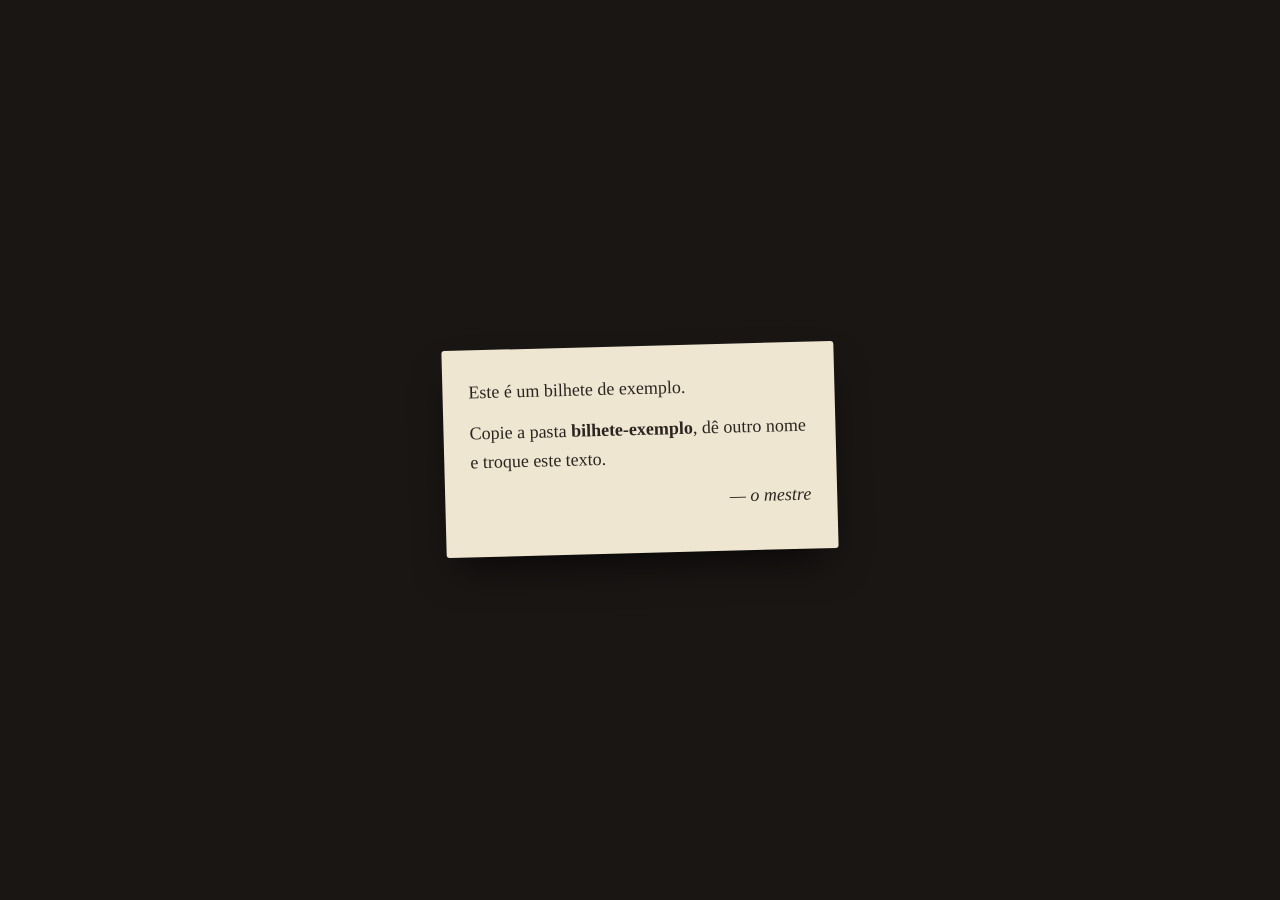
<file: conteudos/bilhete-exemplo/index.html>
<!DOCTYPE html>
<html lang="pt-BR"><head><meta charset="utf-8">
<meta name="viewport" content="width=device-width, initial-scale=1">
<title>Bilhete</title>
<style>
  html,body{margin:0;height:100%;background:#1a1614}
  body{display:grid;place-items:center;padding:24px;box-sizing:border-box;font-family:Georgia,"Times New Roman",serif}
  .papel{background:#efe6d2;color:#2b2520;max-width:340px;width:100%;padding:28px 26px;border-radius:3px;
    box-shadow:0 20px 40px -12px rgba(0,0,0,.7);transform:rotate(-1.5deg);line-height:1.6;font-size:18px}
  .papel p{margin:0 0 12px}
  .assinatura{text-align:right;font-style:italic}
</style></head>
<body>
  <!-- EXEMPLO: copie esta pasta, renomeie e troque o texto -->
  <div class="papel">
    <p>Este é um bilhete de exemplo.</p>
    <p>Copie a pasta <b>bilhete-exemplo</b>, dê outro nome e troque este texto.</p>
    <p class="assinatura">— o mestre</p>
  </div>
</body></html>
</file>
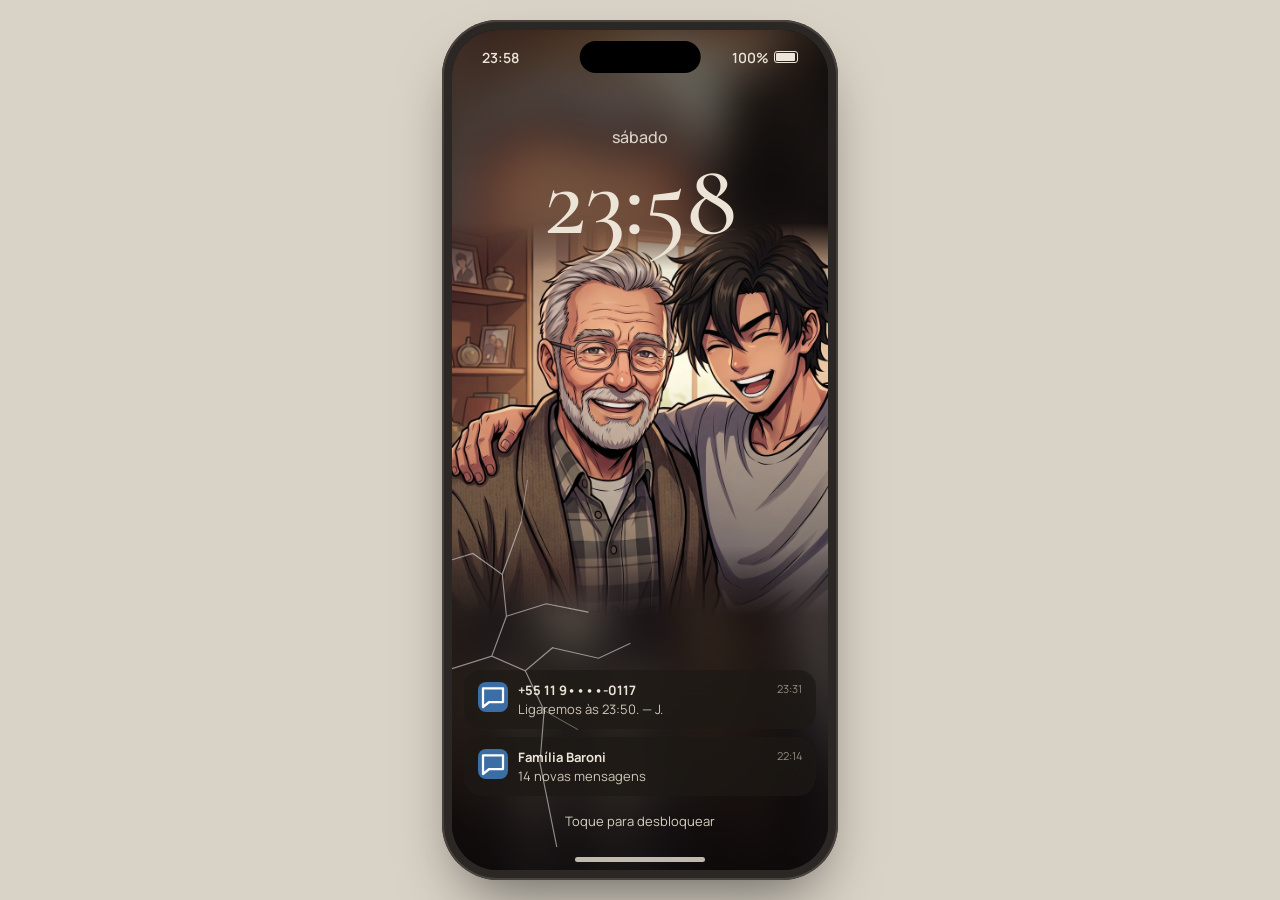
<file: celular.html>
<!DOCTYPE html>
<html lang="pt-BR">
<head>
<meta charset="utf-8">
<meta name="viewport" content="width=device-width, initial-scale=1, viewport-fit=cover">
<title>Celular de Igor Baroni</title>
<link rel="preconnect" href="https://fonts.googleapis.com">
<link rel="preconnect" href="https://fonts.gstatic.com" crossorigin>
<link href="https://fonts.googleapis.com/css2?family=Manrope:wght@400;500;600;700&family=Cormorant+Garamond:ital,wght@0,500;0,600;1,500&display=swap" rel="stylesheet">
<style>
:root{
  --page:#d9d2c6; --page-ink:#3a332c; --page-soft:#6d645a;
  --screen:#000; --panel:#1b1714; --panel-2:#26211c; --line:#35302a;
  --bone:#ece4d6; --ash:#968c80; --brass:#c9a45c; --blood:#c0392b; --bubble-me:#3b5b7a;
  --ui:"Manrope", system-ui, -apple-system, "Segoe UI", sans-serif;
  --serif:"Cormorant Garamond", Georgia, "Times New Roman", serif;
  box-sizing:border-box;
  padding-top:env(safe-area-inset-top,0px); padding-bottom:env(safe-area-inset-bottom,0px);
}
@media (prefers-color-scheme: dark){ :root:not([data-theme="light"]){ --page:#1e1a17; --page-ink:#d8cfc2; --page-soft:#8f857a; } }
:root[data-theme="dark"]{ --page:#1e1a17; --page-ink:#d8cfc2; --page-soft:#8f857a; }
*,*::before,*::after{box-sizing:inherit}
html{scroll-padding-top:env(safe-area-inset-top,0px)}
html,body{height:100%;margin:0}
body{background:var(--page);color:var(--page-ink);font-family:var(--ui);display:flex;flex-direction:column;align-items:center;justify-content:center;gap:14px;overflow:hidden}
button{font:inherit;color:inherit;background:none;border:0;cursor:pointer;padding:0}
button:focus-visible{outline:2px solid var(--brass);outline-offset:2px;border-radius:6px}

.phone{height:min(940px,calc(100% - 40px));aspect-ratio:9/19.5;width:auto;max-width:100vw;border-radius:56px;padding:10px;background:#2b2724;box-shadow:0 0 0 2px #4a433d inset,0 30px 60px -20px rgba(0,0,0,.55);flex-shrink:0}
.screen{position:relative;width:100%;height:100%;border-radius:46px;overflow:hidden;overflow:clip;background:var(--screen);color:var(--bone)}
@media (max-width:480px){ body{gap:0} .phone{width:100%;height:100%;aspect-ratio:auto;border-radius:0;padding:0;box-shadow:none} .screen{border-radius:0} .phone{height:calc(100% - 40px)} .tools{height:40px} }

.island{position:absolute;top:11px;left:50%;transform:translateX(-50%);width:32%;max-width:122px;height:32px;border-radius:20px;background:#000;z-index:22;pointer-events:none}
.status{position:absolute;top:0;left:0;right:0;height:54px;display:flex;align-items:center;justify-content:space-between;padding:0 30px;font-size:14px;font-weight:600;z-index:20;pointer-events:none}
.status .batt{display:flex;align-items:center;gap:5px;color:var(--bone)}
.batt-icon{width:24px;height:12px;border:1.5px solid currentColor;border-radius:3px;position:relative}
.batt-icon i{position:absolute;left:1px;top:1px;bottom:1px;border-radius:1px;background:currentColor}
.crack{position:absolute;inset:0;pointer-events:none;z-index:30;opacity:.5}
.homebar{position:absolute;bottom:8px;left:50%;transform:translateX(-50%);width:130px;height:5px;border-radius:3px;background:rgba(236,228,214,.8);z-index:25}
.homebar-hit{position:absolute;bottom:0;left:50%;transform:translateX(-50%);width:200px;height:26px;z-index:26}

.view{position:absolute;inset:0;display:flex;flex-direction:column}
.fade{animation:fade .22s ease-out}
@keyframes fade{from{opacity:0;transform:scale(.985)}to{opacity:1;transform:none}}
@media (prefers-reduced-motion:reduce){.fade{animation:none}.shake{animation:none!important}}

/* lock */
.wall{position:absolute;inset:0;background-size:cover;background-position:center}
.wall.default{background:radial-gradient(120% 80% at 50% 30%,#7a5f3f 0%,#4a3826 45%,#1c140d 100%)}
.wall .blur{position:absolute;inset:-30px;background-size:cover;background-position:center;filter:blur(22px) brightness(.55) saturate(1.1)}
.wall .fg{position:absolute;left:0;top:23%;width:100%;height:auto;-webkit-mask-image:linear-gradient(180deg,transparent 0,#000 12%,#000 82%,transparent 100%);mask-image:linear-gradient(180deg,transparent 0,#000 12%,#000 82%,transparent 100%)}
.wall svg{position:absolute;left:50%;top:52%;transform:translate(-50%,-50%);width:62%;opacity:.55;mix-blend-mode:multiply}
.wall::after{content:"";position:absolute;inset:0;background:linear-gradient(180deg,rgba(0,0,0,.25),rgba(0,0,0,0) 40%,rgba(0,0,0,.55));}
.lock-top{position:relative;z-index:2;text-align:center;padding-top:96px}
.lock-date{font-size:16px;font-weight:500;opacity:.9}
.lock-time{font-family:var(--serif);font-size:104px;line-height:1;font-weight:500;letter-spacing:-.01em}
.notifs{position:relative;z-index:2;margin-top:auto;padding:0 12px 12px;display:flex;flex-direction:column;gap:8px}
.notif{background:rgba(30,26,22,.72);backdrop-filter:blur(14px);-webkit-backdrop-filter:blur(14px);border-radius:18px;padding:11px 14px;display:flex;gap:10px;align-items:flex-start;text-align:left}
.notif .ic{width:30px;height:30px;border-radius:8px;flex-shrink:0;display:grid;place-items:center}
.notif b{font-size:13px;display:block}
.notif span{font-size:13px;color:#cfc6b8;display:block;margin-top:1px}
.notif small{margin-left:auto;font-size:11px;color:var(--ash);white-space:nowrap}
.unlock-hint{position:relative;z-index:2;text-align:center;font-size:13px;color:#d8cfc2;padding:4px 0 40px}

/* pin */
.pin{background:rgba(10,8,7,.82);backdrop-filter:blur(20px);-webkit-backdrop-filter:blur(20px);align-items:center;padding-top:120px}
.pin h2{font-size:17px;font-weight:600;margin:0 0 18px}
.dots{display:flex;gap:18px;margin-bottom:12px}
.dots i{width:13px;height:13px;border-radius:50%;border:1.5px solid var(--bone)}
.dots i.on{background:var(--bone)}
.shake{animation:shake .4s}
@keyframes shake{20%,60%{transform:translateX(-10px)}40%,80%{transform:translateX(10px)}}
.pin-msg{height:40px;font-size:13px;color:var(--ash);text-align:center;padding:0 30px}
.keys{display:grid;grid-template-columns:repeat(3,76px);gap:14px 22px;margin-top:6px}
.key{width:76px;height:76px;border-radius:50%;background:rgba(236,228,214,.14);font-size:30px;font-weight:500;display:flex;flex-direction:column;align-items:center;justify-content:center}
.key small{font-size:9px;letter-spacing:.14em;font-weight:600;opacity:.8;margin-top:-2px}
.key:active{background:rgba(236,228,214,.35)}
.pin-cancel{margin-top:22px;font-size:15px}

/* home */
.home{background:radial-gradient(140% 90% at 20% 0%,#3a2c20 0%,#15110e 60%,#000 100%)}
.homewall{position:absolute;inset:-12px;background-size:cover;background-position:62% 30%;filter:brightness(.5) blur(2px)}
.home .grid{position:relative;z-index:1}
.home .app{text-shadow:0 1px 4px rgba(0,0,0,.9)}
.grid{display:grid;grid-template-columns:repeat(3,1fr);gap:28px 10px;padding:92px 22px 0}
.app{display:flex;flex-direction:column;align-items:center;gap:6px;font-size:12px;font-weight:500;position:relative}
.app .icon{width:62px;height:62px;border-radius:16px;display:grid;place-items:center;box-shadow:0 6px 14px -8px rgba(0,0,0,.8)}
.app .icon svg{width:30px;height:30px}
.badge{position:absolute;top:-6px;right:calc(50% - 40px);min-width:22px;height:22px;border-radius:11px;background:var(--blood);font-size:12px;font-weight:700;display:grid;place-items:center;padding:0 6px}

/* app shell */
.appv{background:#000}
.bar{padding:58px 12px 10px;display:flex;align-items:center;gap:6px;border-bottom:1px solid var(--line);background:#0c0a09}
.bar .back{display:flex;align-items:center;gap:2px;color:var(--brass);font-size:16px;padding:4px}
.bar h1{font-size:17px;font-weight:700;margin:0;flex:1;text-align:center;padding-right:60px;white-space:nowrap;overflow:hidden;text-overflow:ellipsis}
.bar h1 small{display:block;font-size:11px;font-weight:500;color:var(--ash)}
.body{flex:1;overflow-y:auto;overflow-x:hidden;padding-bottom:30px}
.list button{display:flex;width:100%;gap:12px;align-items:center;padding:12px 16px;border-bottom:1px solid var(--line);text-align:left}
.avatar{width:46px;height:46px;border-radius:50%;flex-shrink:0;display:grid;place-items:center;font-weight:700;font-size:17px}
.row-main{flex:1;min-width:0}
.row-main b{display:flex;justify-content:space-between;gap:8px;font-size:15px}
.row-main b small{font-weight:500;color:var(--ash);font-size:12px;white-space:nowrap}
.row-main span{display:block;color:var(--ash);font-size:14px;white-space:nowrap;overflow:hidden;text-overflow:ellipsis;margin-top:2px}
.dot-unread{width:10px;height:10px;border-radius:50%;background:var(--brass);flex-shrink:0}
.miss{color:#ff6b5e!important}

/* chat */
.chat{padding:14px 12px;display:flex;flex-direction:column;gap:6px}
.stamp{text-align:center;font-size:11px;color:var(--ash);margin:10px 0 4px}
.msg{max-width:78%;padding:8px 12px;border-radius:18px;font-size:15px;line-height:1.35;background:var(--panel-2);align-self:flex-start;overflow-wrap:anywhere}
.msg .who{display:block;font-size:11px;font-weight:700;color:var(--brass);margin-bottom:2px}
.msg-img{display:block;width:100%;max-width:230px;border-radius:12px;margin:2px 0 6px}
.msg.has-img{padding:5px 5px 8px}
.cap-txt{display:block;padding:0 7px}
.msg.has-img .who{margin:3px 7px 4px}
.msg.me{align-self:flex-end;background:var(--bubble-me)}
.msg-meta{align-self:flex-end;font-size:11px;color:#ff6b5e;margin:-2px 4px 4px}
.draft{border-top:1px solid var(--line);padding:10px 12px 26px;background:#0c0a09}
.draft label{font-size:11px;color:var(--ash);display:block;margin:0 0 5px 6px}
.draft div{background:var(--panel-2);border-radius:18px;padding:9px 14px;font-size:15px;line-height:1.35;color:#d6cdbf}
.draft div::after{content:"";display:inline-block;width:2px;height:17px;background:var(--brass);vertical-align:-3px;margin-left:1px;animation:blink 1s steps(1) infinite}
@keyframes blink{50%{opacity:0}}

/* gallery */
.gal{display:grid;grid-template-columns:repeat(3,1fr);gap:2px}
.thumb{aspect-ratio:1;position:relative;overflow:hidden;background:#222}
.ph{position:absolute;inset:0;background-size:cover;background-position:center}
.ph.empty{display:flex;align-items:flex-end;padding:8px;font-size:10px;line-height:1.25;color:rgba(236,228,214,.8);font-style:italic;text-align:left}
.thumb .fav{position:absolute;top:5px;right:7px;font-size:13px;color:#fff;text-shadow:0 1px 3px #000}
.viewer{background:#000}
.vthumb{width:100%;height:100%;object-fit:cover;display:block;pointer-events:none}
.vbadge{position:absolute;left:6px;bottom:5px;font-size:11px;font-weight:700;color:#fff;background:rgba(0,0,0,.55);padding:2px 6px;border-radius:6px}
.vplayer{position:absolute;inset:0;width:100%;height:100%;object-fit:contain;background:#000}
.viewer .imgbox{position:relative;height:56%;flex-shrink:0;background:#111}
.viewer .imgbox .ph:not(.empty){background-size:contain;background-repeat:no-repeat;background-color:#000}
.viewer .imgbox .ph.empty{align-items:center;justify-content:center;padding:28px;font-size:15px;text-align:center;line-height:1.45}
.info{padding:16px 18px;font-size:14px;line-height:1.5;color:#d6cdbf}
.info .cap{font-family:var(--serif);font-style:italic;font-size:22px;color:var(--bone);line-height:1.25;margin-bottom:8px}
.info .meta{font-size:12px;color:var(--ash);margin-bottom:10px}

/* notes */
.note{padding:18px 22px 40px;font-family:var(--serif);font-size:20px;line-height:1.55;color:#e7ddcc}
.note h2{font-size:28px;line-height:1.15;margin:0 0 4px;font-weight:600}
.note .meta{font-family:var(--ui);font-size:12px;color:var(--ash);margin-bottom:16px}
.note p{margin:0 0 14px}

/* recorder */
.rec{padding:14px 16px}
.rec-item{background:var(--panel);border-radius:16px;padding:14px;margin-bottom:12px}
.rec-item b{font-size:15px;display:block}
.rec-item small{color:var(--ash);font-size:12px}
.wave{display:flex;align-items:center;gap:2px;height:40px;margin:12px 0}
.wave i{flex:1;background:#4d453d;border-radius:2px}
.wave i.done{background:var(--brass)}
.play{display:flex;align-items:center;gap:10px;font-size:14px;font-weight:600;color:var(--brass)}
.play span{width:38px;height:38px;border-radius:50%;background:var(--brass);color:#000;display:grid;place-items:center}
.transcript{margin-top:12px;font-family:var(--serif);font-size:19px;line-height:1.45;font-style:italic;color:var(--bone);min-height:10px}
.transcript .sfx{font-family:var(--ui);font-style:normal;font-size:12px;color:var(--ash);display:block;margin:4px 0}

/* browser */
.url{margin:0 12px;flex:1;background:var(--panel-2);border-radius:10px;padding:7px 12px;font-size:13px;color:var(--ash);text-align:center;white-space:nowrap;overflow:hidden;text-overflow:ellipsis}
.site{background:#f3eee6;color:#2b2520;min-height:100%;padding:18px 18px 40px;font-family:var(--serif)}
.site .brand{font-size:24px;font-weight:600;border-bottom:1px solid #b9ad9c;padding-bottom:8px;margin-bottom:14px}
.site .lot{font-family:var(--ui);font-size:12px;color:#7b6f60}
.site h2{font-size:26px;line-height:1.15;margin:4px 0 12px}
.site .img{height:170px;background:linear-gradient(160deg,#5a5048,#2d2622);border-radius:4px;display:grid;place-items:center;color:#d8cfc2;font-family:var(--ui);font-size:12px;font-style:italic;margin-bottom:14px}
.site dl{font-family:var(--ui);font-size:14px;display:grid;grid-template-columns:auto 1fr;gap:6px 12px;margin:0 0 14px}
.site dt{color:#7b6f60}
.site dd{margin:0;font-weight:600}
.site .warn{font-family:var(--ui);font-size:13px;background:#efe0c8;border-left:3px solid #a3762c;padding:10px 12px}
.site .price{font-size:32px;font-weight:600;margin:6px 0 12px}
.site p{font-size:18px;line-height:1.5;margin:0 0 12px}
.site.dark{background:#15171b;color:#e6e2da}.site.dark .brand{border-color:#3a3f47}.site.dark .lot,.site.dark dt{color:#9a958c}.site.dark .warn{background:#2a2418;color:#e6dcc4}

/* tools (mestre) */
.tools{display:flex;gap:8px;align-items:center;font-size:13px;color:var(--page-soft)}
.tools button{border:1px solid currentColor;border-radius:999px;padding:6px 12px;font-size:12px;font-weight:600}
.tools button[aria-pressed="true"]{background:var(--page-ink);color:var(--page);border-color:var(--page-ink)}
.gm{display:none}
.gm-on .gm{display:block}
.gm-box{margin:12px 16px;padding:12px;border:1px dashed var(--brass);border-radius:12px;font-size:13px;line-height:1.45;color:#d6cdbf}
.gm-box b{color:var(--brass)}
.gm-box button{margin-top:8px;margin-right:6px;border:1px solid var(--brass);color:var(--brass);border-radius:999px;padding:5px 12px;font-size:12px;font-weight:600}
.gm-box code{display:block;margin-top:6px;font-size:12px;white-space:pre-wrap;color:#bfb5a6;background:#14110f;padding:8px;border-radius:8px}
.tools{display:none!important}
@media (max-width:480px){.phone{height:100%!important}}
</style>
</head>
<body>
<div class="phone"><div class="screen" id="screen">
  <div class="island" aria-hidden="true"></div>
  <div class="status"><span id="clock"></span><span class="batt" id="batt"><span id="battTxt"></span> <span class="batt-icon"><i id="battFill"></i></span></span></div>
  <div id="view"></div>
  <svg class="crack" viewBox="0 0 360 780" preserveAspectRatio="none" aria-hidden="true">
    <g fill="none" stroke="#fff" stroke-width="1.1" stroke-linecap="round">
      <path d="M0 610 L38 598 L70 612 L96 590"/><path d="M38 598 L52 560 L48 520 L66 470"/>
      <path d="M52 560 L90 548 L130 556"/><path d="M70 612 L88 650 L84 700 L100 780"/>
      <path d="M48 520 L20 500 L0 506"/><path d="M96 590 L140 600 L170 586"/>
      <path d="M66 470 L72 430" stroke-width=".7"/><path d="M88 650 L120 668" stroke-width=".7"/>
    </g>
  </svg>
  <div class="homebar" aria-hidden="true"></div>
  <button class="homebar-hit" data-a="home" aria-label="Ir para a tela inicial"></button>
</div></div>
<div class="tools" hidden><button id="gmBtn" aria-pressed="false">Modo mestre</button><button id="lockBtn">Bloquear</button></div>
<input type="file" id="file" accept="image/*" hidden>

<script>
window.__erros=[];
window.addEventListener('error',e=>{ window.__erros.push({arq:(e.filename||'').split('/').pop(), linha:e.lineno, msg:e.message}); });
</script>
<script src="conteudo.js" onerror="window.__erros.push({arq:'conteudo.js',linha:0,msg:'arquivo não encontrado (404)'})"></script>
<script>


if(typeof PIN==='undefined' || typeof HORA==='undefined'){
  const e=(window.__erros||[]).find(x=>x.arq==='conteudo.js') || {arq:'conteudo.js',linha:'?',msg:'o arquivo não carregou ou falta algum item (PIN, HORA...)'};
  document.getElementById('view').innerHTML=`<div style="position:absolute;inset:0;padding:90px 26px;color:#ffb4a8;font:15px/1.5 system-ui,sans-serif;background:#140d0c">
    <b style="font-size:18px;color:#fff">⚠ Erro no conteudo.js</b><br><br>
    Linha: <b>${e.linha}</b><br>${String(e.msg).replace(/</g,'&lt;')}<br><br>
    <span style="color:#cfc6b8">Quase sempre é uma vírgula, aspa ou colchete faltando perto dessa linha. Corrija no GitHub e recarregue.</span></div>`;
  throw new Error('conteudo.js com erro');
}
const $v = document.getElementById('view');
const screen = document.getElementById('screen');
let state = {v:'lock'}, entered = "", fails = 0, recTimer = null;
const esc = s => String(s).replace(/[&<>"]/g, c => ({'&':'&amp;','<':'&lt;','>':'&gt;','"':'&quot;'}[c]));
const store = {
  get(k){ try{ return localStorage.getItem('igor-img-'+k); }catch(e){ return null; } },
  set(k,v){ try{ localStorage.setItem('igor-img-'+k,v); return true; }catch(e){ alert('Não foi possível guardar essa imagem neste navegador (sem espaço). Tente uma imagem menor.'); return false; } },
  clear(){ try{ Object.keys(localStorage).filter(k=>k.startsWith('igor-img-')).forEach(k=>localStorage.removeItem(k)); }catch(e){} }
};
const GAL = (typeof FOTOS !== 'undefined') ? FOTOS : (typeof PHOTOS !== 'undefined' ? PHOTOS : []);
const imgFor = p => store.get(p.id) || p.img || null;
const isVid = p => !!p.video;
const SITES_ = (typeof SITES !== 'undefined') ? SITES : [
 {titulo:"Valenti Leilões — Lote 117", url:"valentileiloes.com.br/lote/117", hora:"Hoje, 21:10",
  marca:"Valenti Leilões & Antiguidades", subtitulo:"Lote 117 · Acervo de família",
  manchete:"Armadura europeia de placas com espada cerimonial", imgTexto:"foto do conjunto sobre um suporte de madeira",
  campos:[["Procedência","Família Baroni"],["Estado","Incompleto: falta a braçadeira esquerda"],["Espada","“Escalibur”, gravação no punho"],["Encerra em","2 dias"]],
  destaqueRotulo:"Lance inicial", destaque:"R$ 480.000",
  aviso:"Nota do leiloeiro: o arrematante já manifestou interesse e aguarda a peça faltante. Tratar diretamente com o Sr. Valenti."}];

const ICONS = {
 back:'<svg width="12" height="20" viewBox="0 0 12 20"><path d="M10 2 2 10l8 8" fill="none" stroke="currentColor" stroke-width="2.4" stroke-linecap="round" stroke-linejoin="round"/></svg>',
 gal:'<svg viewBox="0 0 24 24" fill="none" stroke="#fff" stroke-width="1.8"><rect x="3" y="4" width="18" height="16" rx="3"/><circle cx="9" cy="10" r="2"/><path d="m4 18 5-5 4 4 3-3 4 4"/></svg>',
 msg:'<svg viewBox="0 0 24 24" fill="none" stroke="#fff" stroke-width="1.8"><path d="M4 5h16v11H9l-5 4z" stroke-linejoin="round"/></svg>',
 note:'<svg viewBox="0 0 24 24" fill="none" stroke="#2b2520" stroke-width="1.8"><path d="M6 3h9l4 4v14H6z" stroke-linejoin="round"/><path d="M9 11h7M9 15h7"/></svg>',
 rec:'<svg viewBox="0 0 24 24" fill="none" stroke="#fff" stroke-width="1.8"><rect x="9" y="3" width="6" height="11" rx="3"/><path d="M5 11a7 7 0 0 0 14 0M12 18v3"/></svg>',
 tel:'<svg viewBox="0 0 24 24" fill="none" stroke="#fff" stroke-width="1.8"><path d="M5 4h4l2 5-2.5 1.5a11 11 0 0 0 5 5L15 13l5 2v4a2 2 0 0 1-2 2A16 16 0 0 1 3 6a2 2 0 0 1 2-2z" stroke-linejoin="round"/></svg>',
 web:'<svg viewBox="0 0 24 24" fill="none" stroke="#fff" stroke-width="1.8"><circle cx="12" cy="12" r="9"/><path d="M3 12h18M12 3c3 3.5 3 14.5 0 18M12 3c-3 3.5-3 14.5 0 18"/></svg>',
};
const SWORD = '<svg viewBox="0 0 100 300" aria-hidden="true"><g fill="#1a120b"><polygon points="50,6 58,30 58,205 50,218 42,205 42,30"/><rect x="14" y="205" width="72" height="11" rx="5"/><rect x="45" y="216" width="10" height="52" rx="3"/><circle cx="50" cy="278" r="11"/></g></svg>';

function bar(title, sub, back, extra=''){
  return `<div class="bar"><button class="back" data-a="${back}">${ICONS.back} Voltar</button>${extra || `<h1>${esc(title)}${sub?`<small>${esc(sub)}</small>`:''}</h1>`}</div>`;
}
function phStyle(p){ const im = imgFor(p); return im ? `style="background-image:url('${im}')"` : `style="background:linear-gradient(160deg,${p.tone})"`; }
function gmPhoto(p){ return `<div class="gm gm-box"><b>Modo mestre</b><br>Prompt para gerar esta foto:<code>${esc(p.prompt)}</code><button data-a="upload" data-id="${p.id}">Trocar imagem</button>${store.get(p.id)?`<button data-a="rmimg" data-id="${p.id}">Remover</button>`:''}</div>`; }

const R = {
 lock(){
  const w = store.get('wall') || WALL;
  return `<div class="view fade">
   <div class="wall ${w?'':'default'}">${w?`<div class="blur" style="background-image:url('${w}')"></div><img class="fg" src="${w}" alt="">`:SWORD}</div>
   <div class="lock-top"><div class="lock-date">${esc(DIA)}</div><div class="lock-time">${esc(HORA)}</div></div>
   <div class="notifs">${NOTIFICACOES.map(n=>`<button class="notif" data-a="pin"><span class="ic" style="background:${n.icone==='tel'?'#2f7d4a':'#3a6ea5'}">${ICONS[n.icone]}</span><div><b>${esc(n.titulo)}</b><span>${esc(n.texto)}</span></div><small>${esc(n.hora)}</small></button>`).join('')}</div>
   <button class="unlock-hint" data-a="pin">Toque para desbloquear</button>
   <div class="gm gm-box" style="position:relative;z-index:3;margin-top:0"><b>Senha:</b> ${PIN}<br>O papel de parede é a foto do Igor com o vô. <button data-a="upload" data-id="wall">Trocar papel de parede</button></div>
  </div>`;
 },
 pin(){
  return `<div class="view pin fade"><h2>Digite a senha</h2>
   <div class="dots" id="dots">${[0,1,2,3].map(i=>`<i class="${i<entered.length?'on':''}"></i>`).join('')}</div>
   <div class="pin-msg" id="pinmsg">${fails>=2?PIN_HINT:(fails?'Senha incorreta':'')}</div>
   <div class="keys">${[['1',''],['2','ABC'],['3','DEF'],['4','GHI'],['5','JKL'],['6','MNO'],['7','PQRS'],['8','TUV'],['9','WXYZ'],['',''],['0',''],['','']].map(([n,l])=>n?`<button class="key" data-a="key" data-k="${n}" aria-label="${n}">${n}${l?`<small>${l}</small>`:''}</button>`:'<span></span>').join('')}</div>
   <button class="pin-cancel" data-a="lock">Cancelar</button></div>`;
 },
 home(){
  const apps=[['gallery','Galeria','gal','linear-gradient(145deg,#b0842f,#6d4a17)'],['msgs','Mensagens','msg','linear-gradient(145deg,#3a6ea5,#1f3f66)'],['notes','Notas','note','linear-gradient(145deg,#e9d9a6,#c4ad6c)'],['recs','Gravador','rec','linear-gradient(145deg,#8a2a24,#4a1411)'],['calls','Telefone','tel','linear-gradient(145deg,#2f7d4a,#1a4a2a)'],['web','Navegador','web','linear-gradient(145deg,#56606a,#2b3036)']].map(x=>[...x,BADGES[x[0]]||0]);
  const hw = store.get('wall') || WALL;
  return `<div class="view home fade">${hw?`<div class="homewall" style="background-image:url('${hw}')"></div>`:''}<div class="grid">${apps.map(([id,n,ic,bg,b])=>`<button class="app" data-a="${id}"><span class="icon" style="background:${bg}">${ICONS[ic]}</span>${n}${b?`<span class="badge">${b}</span>`:''}</button>`).join('')}</div></div>`;
 },
 gallery(){
  const nv=GAL.filter(isVid).length, nf=GAL.length-nv;
  const sub=[nf?nf+(nf>1?' fotos':' foto'):'', nv?nv+(nv>1?' vídeos':' vídeo'):''].filter(Boolean).join(', ');
  const thumb=p=>{
    if(isVid(p)) return imgFor(p)
      ? `<span class="ph" ${phStyle(p)}></span>`
      : `<video class="ph vthumb" src="${esc(p.video)}#t=0.1" muted playsinline preload="metadata"></video>`;
    return `<span class="ph ${imgFor(p)?'':'empty'}" ${phStyle(p)}>${imgFor(p)?'':esc(p.title)}</span>`;
  };
  return `<div class="view appv fade">${bar('Galeria', sub,'home')}<div class="body"><div class="gal">${GAL.map((p,i)=>`<button class="thumb" data-a="photo" data-i="${i}" aria-label="${esc(p.title)}">${thumb(p)}${p.fav?'<span class="fav">♥</span>':''}${isVid(p)?`<span class="vbadge">▶${p.dur?' '+esc(p.dur):''}</span>`:''}</button>`).join('')}</div></div></div>`;
 },
 photo(){
  const p=GAL[state.i];
  const media = isVid(p)
    ? `<video class="vplayer" src="${esc(p.video)}" ${imgFor(p)?`poster="${esc(imgFor(p))}"`:''} controls playsinline preload="metadata"></video>`
    : `<span class="ph ${imgFor(p)?'':'empty'}" ${phStyle(p)}>${imgFor(p)?'':esc(p.desc)}</span>`;
  const showDesc = isVid(p) || imgFor(p);
  return `<div class="view viewer fade">${bar(p.date,'','gallery')}<div class="imgbox">${media}</div>
   <div class="body"><div class="info">${p.cap?`<div class="cap">“${esc(p.cap)}”</div>`:''}<div class="meta">${esc(p.title)}${isVid(p)?' · Vídeo':''}${p.fav?' · ♥ Favorita':''}</div>${showDesc?esc(p.desc||''):''}</div>${gmPhoto(p)}</div></div>`;
 },
 msgs(){
  return `<div class="view appv fade">${bar('Mensagens','','home')}<div class="body list">${THREADS.map((t,i)=>{const last=[...t.msgs].reverse().find(m=>m.t||m.img)||{};return `<button data-a="thread" data-i="${i}">${t.unread?'<span class="dot-unread"></span>':'<span style="width:10px"></span>'}<span class="avatar" style="background:${t.color}">${esc(t.initial)}</span><span class="row-main"><b>${esc(t.name)}${t.muted?' 🔕':''}<small>${t.time}</small></b><span>${t.draft?'<em style="color:#ff6b5e;font-style:normal">Rascunho:</em> '+esc(t.draft):esc(last.t || (last.img?'📷 Foto':''))}</span></span></button>`;}).join('')}</div></div>`;
 },
 thread(){
  const t=THREADS[state.i]; const group=t.id==='familia';
  const body=t.msgs.map(m=>{ if(m.stamp) return `<div class="stamp">${esc(m.stamp)}</div>`;
    const me=m.f==='me'; const who=group&&!me?`<span class="who">${esc(m.f)}</span>`:'';
    return `<div class="msg ${me?'me':''} ${m.img?'has-img':''}">${who}${m.img?`<img class="msg-img" src="${esc(m.img)}" alt="Foto" loading="lazy">`:''}${m.t?(m.img?`<span class="cap-txt">${esc(m.t)}</span>`:esc(m.t)):''}</div>${m.nd?'<div class="msg-meta">Não entregue</div>':''}`;}).join('');
  return `<div class="view appv fade">${bar(t.name,t.sub,'msgs')}<div class="body"><div class="chat">${body}</div></div>${t.draft?`<div class="draft"><label>Mensagem não enviada</label><div>${esc(t.draft)}</div></div>`:''}</div>`;
 },
 notes(){
  return `<div class="view appv fade">${bar('Notas','','home')}<div class="body list">${NOTES.map((n,i)=>`<button data-a="note" data-i="${i}"><span class="row-main"><b>${esc(n.title)}</b><span>${esc(n.date)} · ${esc(n.body[0])}</span></span></button>`).join('')}</div></div>`;
 },
 note(){
  const n=NOTES[state.i];
  return `<div class="view appv fade">${bar('','','notes')}<div class="body"><article class="note"><h2>${esc(n.title)}</h2><div class="meta">${esc(n.date)}</div>${n.body.map(p=>`<p>${esc(p)}</p>`).join('')}</article></div></div>`;
 },
 recs(){
  const bars = seed => Array.from({length:44},(_,k)=>{const h=18+Math.abs(Math.sin(k*1.7+seed)*60+Math.sin(k*.6+seed*3)*22);return `<i style="height:${Math.min(100,h)}%"></i>`;}).join('');
  return `<div class="view appv fade">${bar('Gravador','','home')}<div class="body rec">${RECS.map((r,i)=>`<div class="rec-item"><b>${esc(r.name)}.m4a</b><small>${esc(r.date)} · 0:${String(r.dur).padStart(2,'0')}</small><div class="wave" id="w${i}">${bars(i+1)}</div><button class="play" data-a="play" data-i="${i}"><span>▶</span>Reproduzir</button><div class="transcript" id="t${i}" aria-live="polite"></div></div>`).join('')}
   <div class="gm gm-box"><b>Modo mestre</b><br>Não tem áudio real: a transcrição aparece no tempo da gravação. Se quiser, grave a voz do vô e toque na mesa junto.</div></div></div>`;
 },
 calls(){
  return `<div class="view appv fade">${bar('Recentes','','home')}<div class="body list">${CALLS.map(c=>`<button disabled style="cursor:default"><span class="avatar" style="background:#2a2520">${ICONS.tel}</span><span class="row-main"><b class="${c.miss?'miss':''}">${esc(c.n)}<small>${esc(c.t)}</small></b><span>${esc(c.k)}</span></span></button>`).join('')}</div></div>`;
 },
 web(){
  return `<div class="view appv fade">${bar('Navegador','Páginas salvas','home')}<div class="body list">${SITES_.map((x,i)=>`<button data-a="site" data-i="${i}"><span class="avatar" style="background:#2a2f36;font-size:15px">${esc((x.marca||x.titulo||'?').trim()[0]||'?')}</span><span class="row-main"><b>${esc(x.titulo||x.manchete||'Página')}<small>${esc(x.hora||'')}</small></b><span>${esc(x.url||'')}</span></span></button>`).join('') || '<div style="padding:20px;color:var(--ash)">Nenhuma página salva.</div>'}</div></div>`;
 },
 site(){
  const x=SITES_[state.i]||{};
  const escuro = x.tema==='escuro';
  const campos = (x.campos||[]).map(([k,v])=>`<dt>${esc(k)}</dt><dd>${esc(v)}</dd>`).join('');
  const img = x.img ? `<div class="img" style="background:url('${esc(x.img)}') center/cover"></div>` : (x.imgTexto ? `<div class="img">${esc(x.imgTexto)}</div>` : '');
  return `<div class="view appv fade">${bar('','','web',`<div class="url">${esc(x.url||'')}</div>`)}<div class="body"><div class="site ${escuro?'dark':''}">
   ${x.marca?`<div class="brand">${esc(x.marca)}</div>`:''}
   ${x.subtitulo?`<div class="lot">${esc(x.subtitulo)}</div>`:''}
   ${x.manchete?`<h2>${esc(x.manchete)}</h2>`:''}
   ${img}
   ${(x.texto||[]).map(t=>`<p>${esc(t)}</p>`).join('')}
   ${campos?`<dl>${campos}</dl>`:''}
   ${x.destaque?`<div class="lot">${esc(x.destaqueRotulo||'')}</div><div class="price">${esc(x.destaque)}</div>`:''}
   ${x.aviso?`<div class="warn">${esc(x.aviso)}</div>`:''}
  </div></div></div>`;
 },
};

function go(v, extra={}){ stopRec(); state={v,...extra}; $v.innerHTML=R[v](); screen.scrollTop=0; emitir(); }
function stopRec(){ if(recTimer){ clearInterval(recTimer); recTimer=null; } }
function play(i){
  emitir({rec:i});
  stopRec(); const r=RECS[i]; const w=document.getElementById('w'+i), t=document.getElementById('t'+i);
  const bars=[...w.children]; t.innerHTML=''; let s=0, shown=0;
  document.querySelectorAll('.play').forEach(b=>b.firstElementChild.textContent='▶');
  const btn=document.querySelector(`.play[data-i="${i}"]`); btn.firstElementChild.textContent='■';
  const tick=()=>{
    while(shown<r.lines.length && r.lines[shown][0]<=s){ const L=r.lines[shown][1]; t.insertAdjacentHTML('beforeend', L.startsWith('[')?`<span class="sfx">${esc(L)}</span>`:`${esc(L)} `); shown++; }
    const pct=s/r.dur; bars.forEach((b,k)=>b.classList.toggle('done',k/bars.length<pct));
    if(s>=r.dur){ stopRec(); btn.firstElementChild.textContent='▶'; } s++;
  };
  tick(); recTimer=setInterval(tick,1000);
}
function pressKey(k){
  if(ESPELHO) return;
  if(entered.length>=4) return; entered+=k;
  document.querySelectorAll('#dots i').forEach((d,i)=>d.classList.toggle('on',i<entered.length));
  emitir();
  if(entered.length===4){
    setTimeout(()=>{
      if(entered===PIN){ entered=''; fails=0; go('home'); }
      else { fails++; entered=''; const d=document.getElementById('dots'); d.classList.add('shake');
        setTimeout(()=>{ d.classList.remove('shake'); d.querySelectorAll('i').forEach(x=>x.classList.remove('on')); document.getElementById('pinmsg').textContent= fails>=2?PIN_HINT:'Senha incorreta'; emitir(); },400); }
    },180);
  }
}

let uploadId=null;
const fileIn=document.getElementById('file');
fileIn.addEventListener('change',()=>{
  const f=fileIn.files[0]; if(!f||!uploadId) return;
  const rd=new FileReader(); rd.onload=()=>{ const im=new Image(); im.onload=()=>{
    const max=900, sc=Math.min(1,max/Math.max(im.width,im.height)); const c=document.createElement('canvas');
    c.width=Math.round(im.width*sc); c.height=Math.round(im.height*sc); c.getContext('2d').drawImage(im,0,0,c.width,c.height);
    if(store.set(uploadId,c.toDataURL('image/jpeg',.8))) go(state.v,state); fileIn.value='';
  }; im.src=rd.result; }; rd.readAsDataURL(f);
});


/* ============ ESPELHO (outros vendo em tempo real) ============
   Dentro da extensão do Owlbear, quem interage manda o estado da tela;
   quem assiste abre com ?espelho=1 e só reproduz. Fora do Owlbear, nada muda. */
const ESPELHO = new URLSearchParams(location.search).get('espelho') === '1';
const DENTRO = window.parent !== window;
function emitir(extra={}){
  if(!DENTRO || ESPELHO) return;
  window.parent.postMessage({tipo:'rpg-estado', estado:{v:state.v, i:state.i ?? null, pin:entered.length, fails, ...extra}}, '*');
}
let _tScroll=0;
screen.addEventListener('scroll', e=>{
  if(ESPELHO || !e.target.classList || !e.target.classList.contains('body')) return;
  const now=Date.now(); if(now-_tScroll<150) return; _tScroll=now;
  const b=e.target, max=b.scrollHeight-b.clientHeight;
  emitir({scroll: max>0 ? b.scrollTop/max : 0});
}, true);
['play','pause','seeked'].forEach(ev=>screen.addEventListener(ev, e=>{
  if(ESPELHO || !e.target.classList || !e.target.classList.contains('vplayer')) return;
  emitir({video:{t:e.target.currentTime, tocando:!e.target.paused}});
}, true));
function aplicar(s){
  if(!s || !R[s.v]) return;
  if(s.v!==state.v || (s.i ?? null)!==(state.i ?? null)) go(s.v, s.i!=null ? {i:s.i} : {});
  if(s.v==='pin'){
    entered='•'.repeat(s.pin||0); fails=s.fails||0;
    document.querySelectorAll('#dots i').forEach((d,k)=>d.classList.toggle('on',k<entered.length));
    const m=document.getElementById('pinmsg'); if(m) m.textContent = fails>=2?PIN_HINT:(fails?'Senha incorreta':'');
  }
  if(s.rec!=null && s.v==='recs') play(s.rec);
  if(s.scroll!=null){ const b=$v.querySelector('.body'); if(b) b.scrollTop = s.scroll*(b.scrollHeight-b.clientHeight); }
  if(s.video){ const vd=$v.querySelector('.vplayer'); if(vd){ vd.muted=true;
    if(Math.abs(vd.currentTime-s.video.t)>0.7) vd.currentTime=s.video.t;
    s.video.tocando ? vd.play().catch(()=>{}) : vd.pause(); } }
}
// Reabrir onde parou (quem usa)
function restaurar(s){
  if(!s || !R[s.v] || s.v==='pin' || s.v==='lock') return;
  go(s.v, s.i!=null ? {i:s.i} : {});
  requestAnimationFrame(()=>{
    if(s.scroll!=null){ const b=$v.querySelector('.body'); if(b) b.scrollTop = s.scroll*(b.scrollHeight-b.clientHeight); }
    if(s.video){ const vd=$v.querySelector('.vplayer'); if(vd) vd.currentTime=s.video.t||0; }
  });
}
if(!ESPELHO) window.addEventListener('message', e=>{ if(e.data && e.data.tipo==='rpg-restaurar') restaurar(e.data.estado); });

if(ESPELHO){
  const bloq=document.createElement('div');
  bloq.style.cssText='position:absolute;inset:0;z-index:45;cursor:not-allowed';
  bloq.title='Você está só assistindo';
  screen.appendChild(bloq);
  window.addEventListener('message', e=>{ if(e.data && e.data.tipo==='rpg-aplicar') aplicar(e.data.estado); });
}

screen.addEventListener('click',e=>{
  const b=e.target.closest('[data-a]'); if(!b) return; const a=b.dataset.a, i=+b.dataset.i;
  if(a==='home'){ if(state.v==='lock'||state.v==='pin'){ go('pin'); } else go('home'); return; }
  if(a==='key') return pressKey(b.dataset.k);
  if(a==='pin'){ entered=''; return go('pin'); }
  if(a==='photo') return go('photo',{i});
  if(a==='thread'){ THREADS[i].unread=false; return go('thread',{i}); }
  if(a==='note') return go('note',{i});
  if(a==='site') return go('site',{i});
  if(a==='play'){ if(recTimer && b.firstElementChild.textContent==='■'){ stopRec(); b.firstElementChild.textContent='▶'; return; } return play(i); }
  if(a==='upload'){ uploadId=b.dataset.id; return fileIn.click(); }
  if(a==='rmimg'){ try{localStorage.removeItem('igor-img-'+b.dataset.id);}catch(e){} return go(state.v,state); }
  if(R[a]) go(a);
});
document.addEventListener('keydown',e=>{ if(state.v==='pin' && /^[0-9]$/.test(e.key)) pressKey(e.key); });

const gmBtn=document.getElementById('gmBtn');
gmBtn.addEventListener('click',()=>{ const on=!document.body.classList.contains('gm-on'); document.body.classList.toggle('gm-on',on); gmBtn.setAttribute('aria-pressed',on); });
document.getElementById('lockBtn').addEventListener('click',()=>{ entered=''; fails=0; go('lock'); });
document.getElementById('clock').textContent=HORA;
const bat=Math.max(0,Math.min(100,+BATERIA||0));
document.getElementById('battTxt').textContent=bat+'%';
document.getElementById('battFill').style.width=Math.max(2,bat*0.19)+'px';
document.getElementById('batt').style.color= bat<=20 ? '#ff6b5e' : 'var(--bone)';
go('lock');
</script>
</body>
</html>
</file>
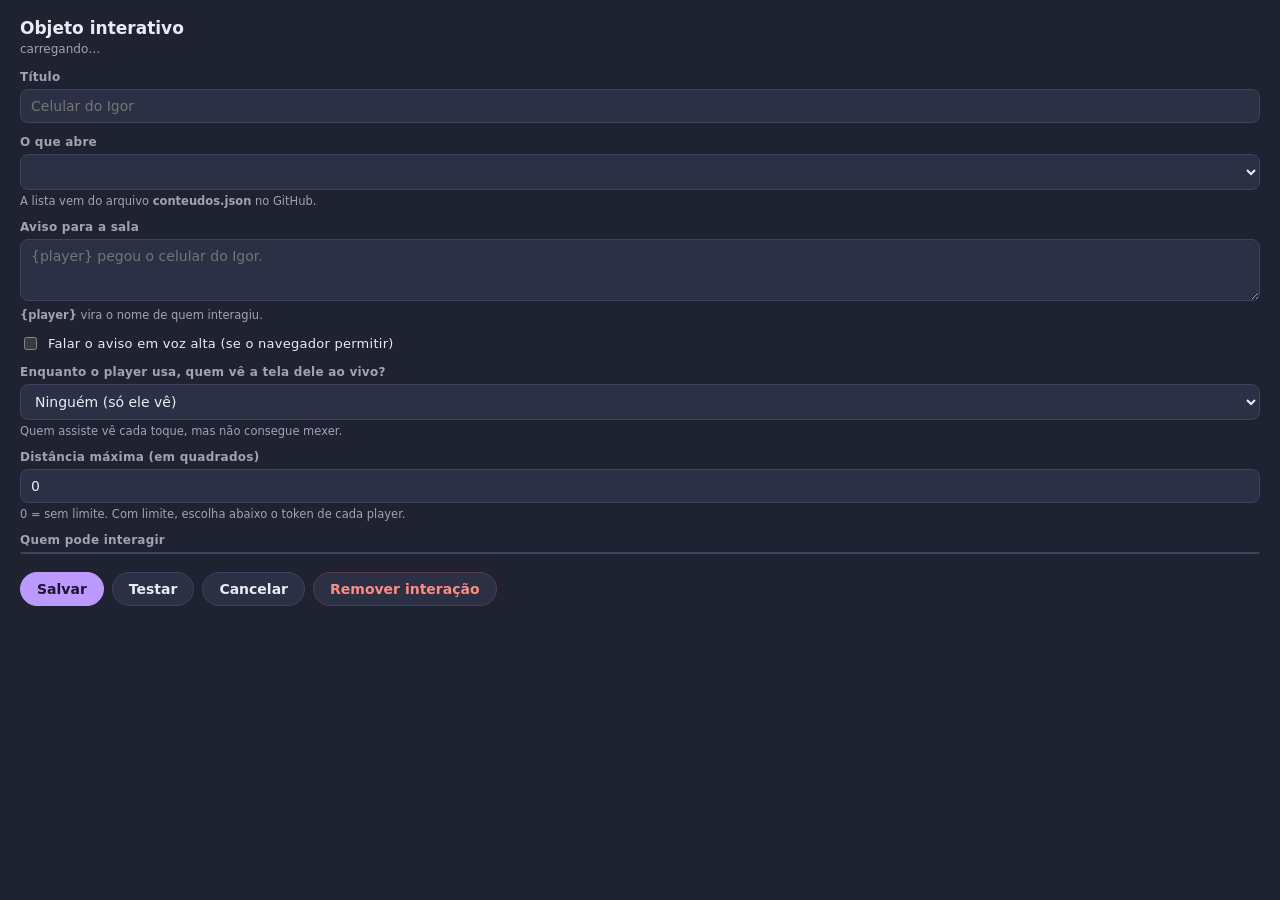
<file: config.html>
<!DOCTYPE html>
<html lang="pt-BR"><head><meta charset="utf-8"><title>Configurar interação</title>
<link rel="stylesheet" href="estilo.css"></head>
<body><div class="wrap">
  <h1>Objeto interativo</h1>
  <div class="sub" id="itemNome">carregando…</div>

  <label for="titulo">Título</label>
  <input type="text" id="titulo" placeholder="Celular do Igor">

  <label for="conteudo">O que abre</label>
  <select id="conteudo"></select>
  <input type="text" id="outro" placeholder="https://..." style="margin-top:6px;display:none">
  <div class="hint">A lista vem do arquivo <b>conteudos.json</b> no GitHub.</div>

  <label for="narracao">Aviso para a sala</label>
  <textarea id="narracao" placeholder="{player} pegou o celular do Igor."></textarea>
  <div class="hint"><b>{player}</b> vira o nome de quem interagiu.</div>
  <label class="check"><input type="checkbox" id="falar"> Falar o aviso em voz alta (se o navegador permitir)</label>

  <label for="espelhar">Enquanto o player usa, quem vê a tela dele ao vivo?</label>
  <select id="espelhar">
    <option value="nao">Ninguém (só ele vê)</option>
    <option value="mestre">Só o mestre</option>
    <option value="todos">Todos da sala</option>
  </select>
  <div class="hint">Quem assiste vê cada toque, mas não consegue mexer.</div>

  <label for="raio">Distância máxima (em quadrados)</label>
  <input type="number" id="raio" min="0" step="0.5" value="0">
  <div class="hint">0 = sem limite. Com limite, escolha abaixo o token de cada player.</div>

  <label>Quem pode interagir</label>
  <div class="players" id="players"></div>

  <div class="acoes">
    <button class="prim" id="salvar">Salvar</button>
    <button id="testar">Testar</button>
    <button id="cancelar">Cancelar</button>
    <button class="perigo" id="remover">Remover interação</button>
  </div>
</div>
<script type="module">
import OBR from "./vendor/obr-sdk.js";
import { DATA, MODAL_CONFIG, abrirViewer, url } from "./comum.js";
const $ = id => document.getElementById(id);
const esc = s => String(s ?? "").replace(/[&<>"]/g, c => ({"&":"&amp;","<":"&lt;",">":"&gt;",'"':"&quot;"}[c]));
const itemId = new URLSearchParams(location.search).get("item");

OBR.onReady(async () => {
  const [item] = await OBR.scene.items.getItems([itemId]);
  if (!item) { $("itemNome").textContent = "Token não encontrado."; return; }
  $("itemNome").textContent = `Token: ${item.name || "(sem nome)"}`;

  const d = item.metadata[DATA] || { titulo: item.name || "", conteudo: "", narracao: "{player} está usando: " + (item.name || "objeto") + ".", raio: 0, falar: false, espelhar: "todos", liberados: {} };
  $("titulo").value = d.titulo || "";
  $("narracao").value = d.narracao || "";
  $("raio").value = d.raio || 0;
  $("falar").checked = !!d.falar;
  $("espelhar").value = d.espelhar || "todos";

  // Conteúdos disponíveis no PC
  let lista = [];
  try { lista = (await (await fetch(url("conteudos.json"), { cache: "no-store" })).json()).map(c => ({ ...c, url: url(c.url) })); } catch (e) {}
  const sel = $("conteudo");
  sel.innerHTML = lista.map(c => `<option value="${esc(c.url)}">${esc(c.nome || c.id)}</option>`).join("") + `<option value="__outro">Outro link…</option>`;
  if (d.conteudo && lista.some(c => c.url === d.conteudo)) sel.value = d.conteudo;
  else if (d.conteudo) { sel.value = "__outro"; $("outro").value = d.conteudo; }
  const toggleOutro = () => $("outro").style.display = sel.value === "__outro" ? "block" : "none";
  sel.addEventListener("change", toggleOutro); toggleOutro();

  // Players (online + os já liberados que estão offline) e tokens de personagem
  const online = (await OBR.party.getPlayers()).filter(p => p.role === "PLAYER");
  const tokens = await OBR.scene.items.getItems(i => i.layer === "CHARACTER");
  const liberados = d.liberados || {};
  const todos = new Map(online.map(p => [p.id, { id: p.id, nome: p.name, online: true }]));
  for (const [id, l] of Object.entries(liberados)) if (!todos.has(id)) todos.set(id, { id, nome: l.nome, online: false });

  const box = $("players");
  if (!todos.size) box.innerHTML = `<div class="vazio">Nenhum player na sala agora. Quando entrarem, abra esta janela de novo.</div>`;
  else box.innerHTML = [...todos.values()].map(p => {
    const l = liberados[p.id];
    const opts = `<option value="">— token —</option>` + tokens.map(t =>
      `<option value="${t.id}" ${l?.token === t.id ? "selected" : ""}>${esc(t.name || "sem nome")}</option>`).join("");
    return `<div class="prow" data-id="${esc(p.id)}" data-nome="${esc(p.nome)}">
      <input type="checkbox" ${l ? "checked" : ""} aria-label="Liberar ${esc(p.nome)}">
      <span class="nome">${esc(p.nome)} ${p.online ? "" : '<span class="off">(offline)</span>'}</span>
      <select aria-label="Token de ${esc(p.nome)}">${opts}</select></div>`;
  }).join("");

  function ler() {
    const lib = {};
    box.querySelectorAll(".prow").forEach(r => {
      if (r.querySelector("input").checked) lib[r.dataset.id] = { nome: r.dataset.nome, token: r.querySelector("select").value || null };
    });
    return {
      titulo: $("titulo").value.trim(),
      conteudo: sel.value === "__outro" ? $("outro").value.trim() : sel.value,
      narracao: $("narracao").value.trim(),
      raio: Math.max(0, Number($("raio").value) || 0),
      falar: $("falar").checked,
      espelhar: $("espelhar").value,
      liberados: lib,
    };
  }

  $("salvar").onclick = async () => {
    const novo = ler();
    if (!novo.conteudo) return OBR.notification.show("Escolha o que o objeto abre.", "WARNING");
    await OBR.scene.items.updateItems([itemId], its => { for (const it of its) it.metadata[DATA] = novo; });
    OBR.notification.show("Interação salva.", "SUCCESS");
    OBR.modal.close(MODAL_CONFIG);
  };
  $("testar").onclick = () => { const n = ler(); if (n.conteudo) abrirViewer(OBR, n); };
  $("cancelar").onclick = () => OBR.modal.close(MODAL_CONFIG);
  $("remover").onclick = async () => {
    await OBR.scene.items.updateItems([itemId], its => { for (const it of its) delete it.metadata[DATA]; });
    OBR.notification.show("Interação removida.", "INFO");
    OBR.modal.close(MODAL_CONFIG);
  };
});
</script>
</body></html>
</file>
<file: estilo.css>
:root{--bg:#1e2231;--paper:#2b3044;--line:#3d4360;--ink:#eceaf5;--soft:#a3a1b8;--accent:#bb99ff;--danger:#ff8a80;
  font-family:"Roboto",system-ui,-apple-system,"Segoe UI",sans-serif;color-scheme:dark}
*{box-sizing:border-box}
html,body{margin:0;height:100%;background:var(--bg);color:var(--ink);font-size:14px}
h1{font-size:17px;margin:0 0 4px}
.sub{color:var(--soft);font-size:12px;margin-bottom:14px}
label{display:block;font-size:12px;color:var(--soft);margin:12px 0 5px;font-weight:600;letter-spacing:.02em}
input[type=text],input[type=number],select,textarea{width:100%;background:var(--paper);color:var(--ink);border:1px solid var(--line);border-radius:8px;padding:8px 10px;font:inherit}
textarea{resize:vertical;min-height:62px}
input:focus,select:focus,textarea:focus{outline:2px solid var(--accent);outline-offset:-1px}
.hint{font-size:11.5px;color:var(--soft);margin-top:4px}
.check{display:flex;align-items:center;gap:8px;margin-top:12px;color:var(--ink);font-size:13px;font-weight:500}
.players{border:1px solid var(--line);border-radius:10px;overflow:hidden}
.prow{display:grid;grid-template-columns:auto 1fr 1.2fr;gap:10px;align-items:center;padding:8px 10px;border-bottom:1px solid var(--line)}
.prow:last-child{border-bottom:0}
.prow .nome{overflow:hidden;text-overflow:ellipsis;white-space:nowrap}
.prow .off{color:var(--soft);font-size:11px}
.vazio{padding:12px;color:var(--soft);font-size:13px}
.acoes{display:flex;flex-wrap:wrap;gap:8px;margin-top:18px}
button{font:inherit;border-radius:999px;padding:8px 16px;border:1px solid var(--line);background:var(--paper);color:var(--ink);cursor:pointer;font-weight:600}
button.prim{background:var(--accent);border-color:var(--accent);color:#1b1530}
button.perigo{color:var(--danger);border-color:#5a3a44}
button:focus-visible{outline:2px solid var(--accent);outline-offset:2px}
.wrap{padding:18px 20px 22px;height:100%;overflow:auto}
</file>
